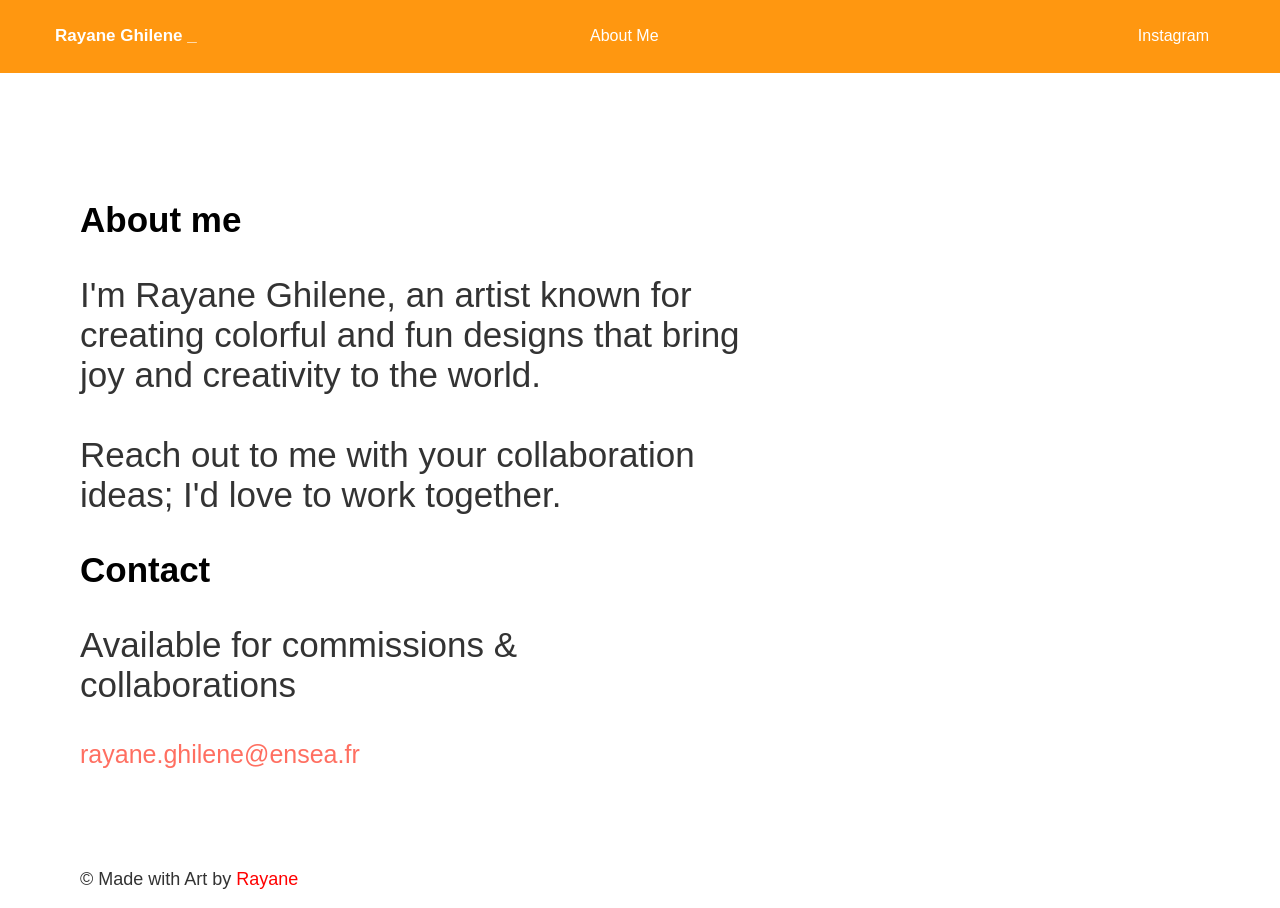
<file: Aboutme.html>
<!DOCTYPE html>
<html lang="en"> 
    <head>
        <meta charset="UTF-8">
        <meta name="viewport" content="width=device-width, initial-scale=1.0">
        <title>About me</title>
        <link rel="stylesheet" href="Mypage.css">
    </head>
    <body>
        <header>
            <h1><a href="index.html">Rayane Ghilene _</a></h1>
    
            <button onclick="window.location.href = 'Aboutme.html'">About Me</button>

            <button onclick="window.open('https://www.instagram.com/rayaneghilen/', '_blank')">Instagram</button>
        </header>

        <main style=" text-align: left; 
        margin-top: 200px;
        margin-left: 80px;
        margin-right: 500px;">
            <h3 style="font-size: 35px;">About me</h3>
            <p style="font-size: 35px;">
            
            I'm Rayane Ghilene, an artist known 
            for creating colorful and fun designs 
            that bring joy and creativity to the world.
            <br/><br/> Reach out to me with your collaboration ideas;
            I'd love to work together.

            <h3 style="font-size: 35px;">Contact</h3>
            <p style="font-size: 35px;">Available for commissions & <br/>collaborations</p>
            <p><a href="mailto:rayane.ghilene@ensea.fr" style="color: #ff6f61; 
            text-decoration: none; font-size: 25px; ">rayane.ghilene@ensea.fr</a> 
             <br/></p>

        </main>
        <footer style = "margin-top: 100px; margin-left: 80px;">
            <p> © Made with Art by <span class="colored-word">Rayane</span></p>
        </footer>
</body>
</html>
</file>
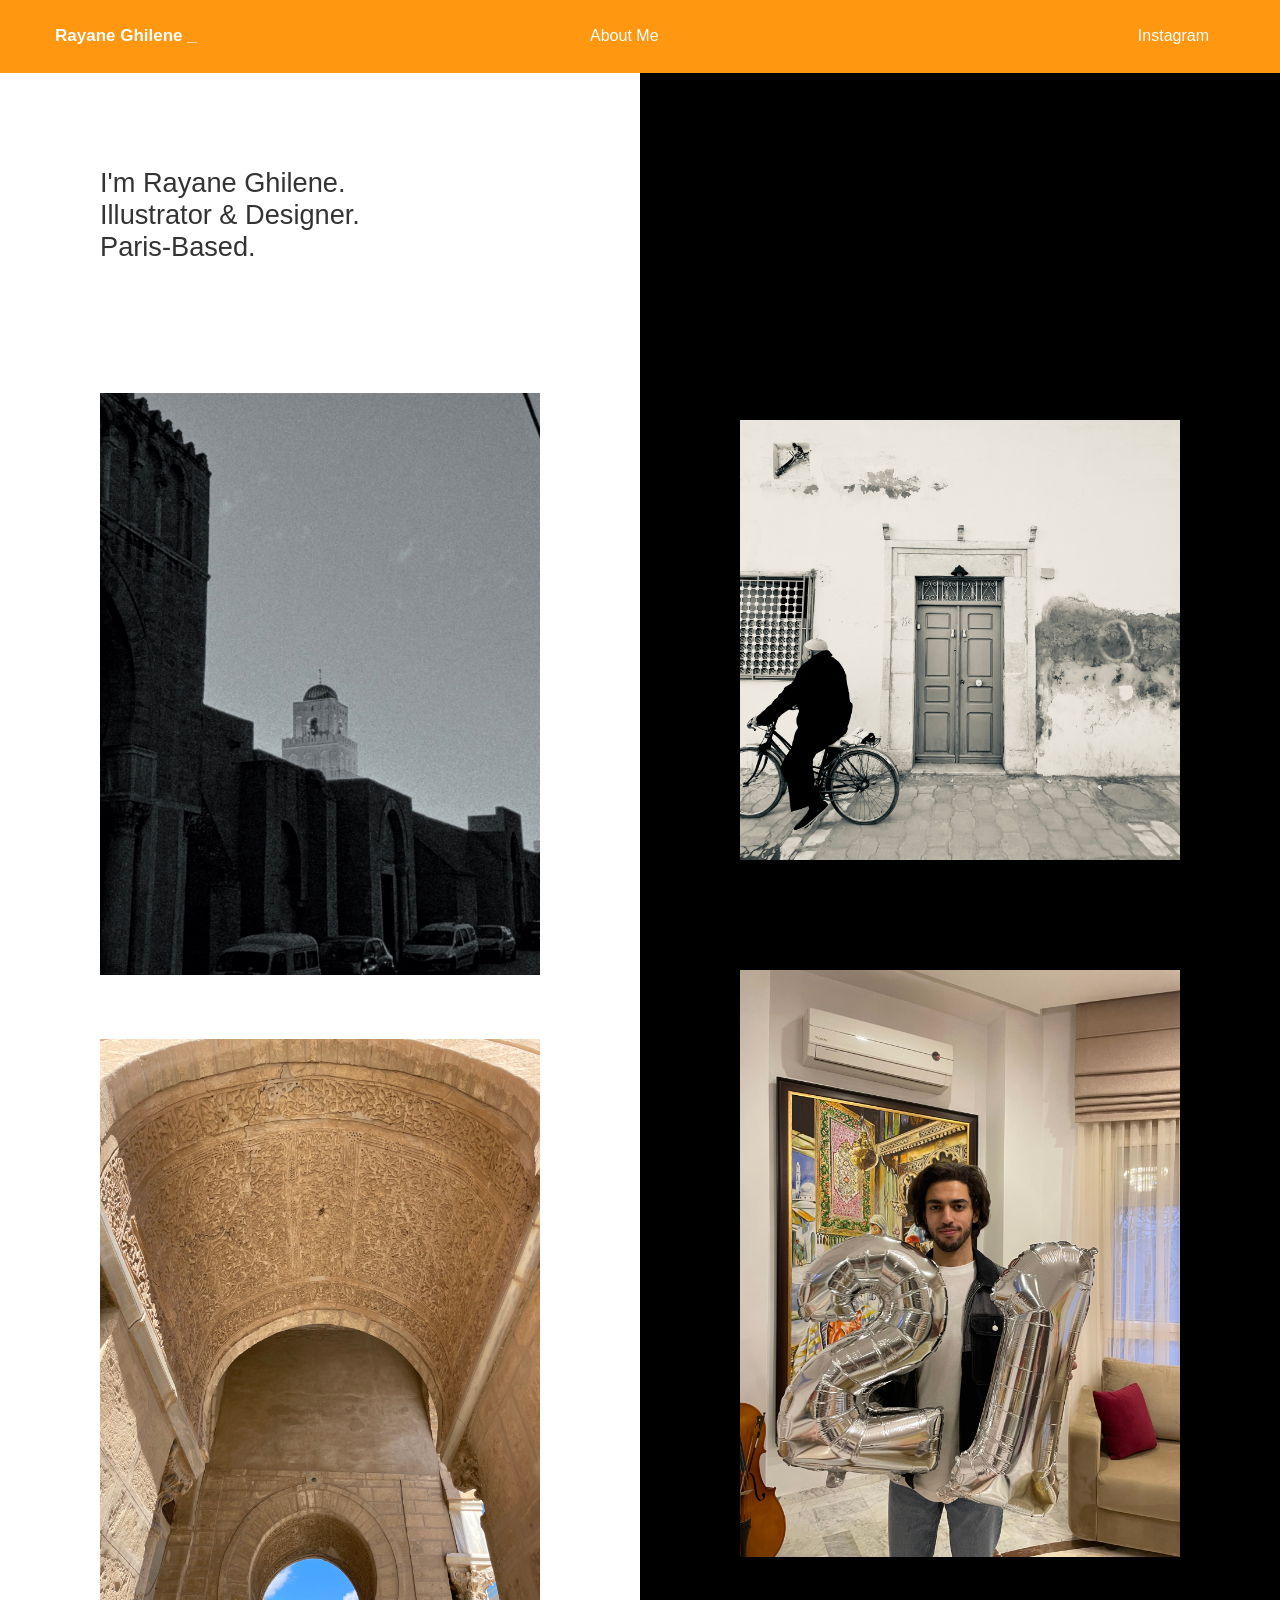
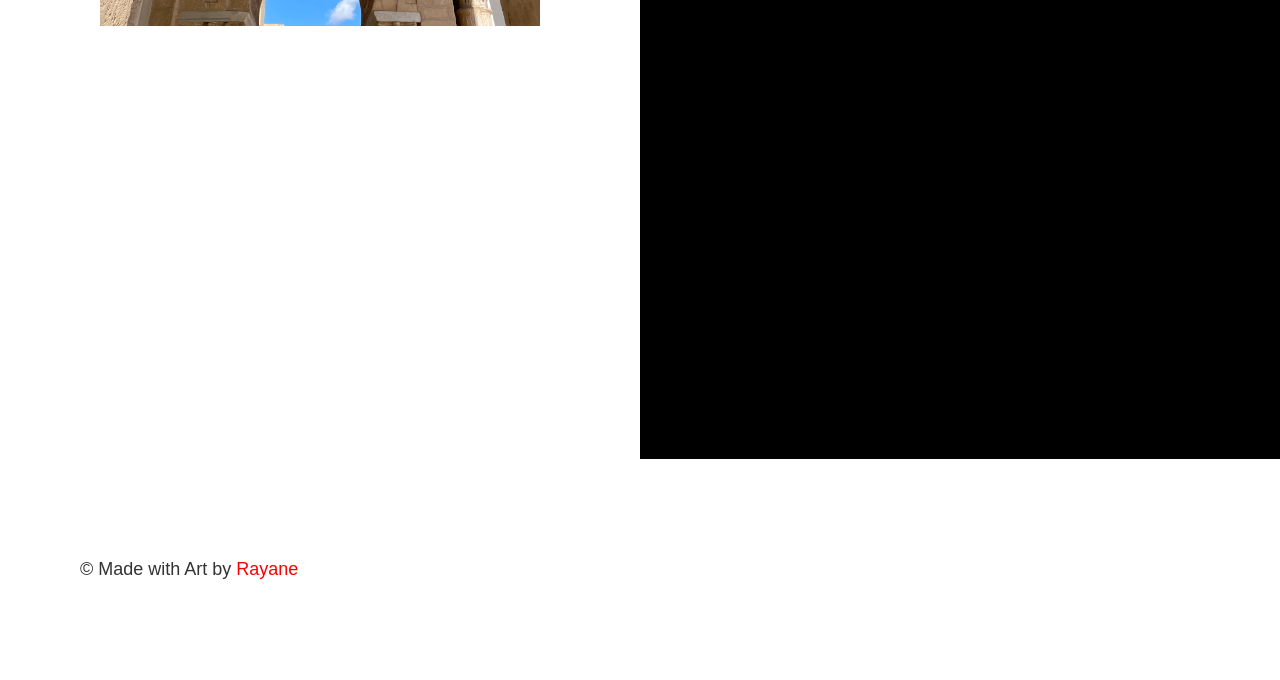
<file: MyPage.html>
<!DOCTYPE html>
<html lang="en">
<head>
    <meta charset="UTF-8">
    <meta name="viewport" content="width=device-width, initial-scale=1.0">
    <title>Rayane the Kangaroo</title>
    <link rel="stylesheet" href="Mypage.css">
</head>
<body>
    <header>
        <h1><a href="Mypage.html">Rayane Ghilene _</a></h1>
        <button onclick="window.location.href = 'Aboutme.html'">About Me</button>

        <!-- <button onclick="showContent('education')">Education</button>-->
        <button onclick="window.open('https://www.instagram.com/rayaneghilen/', '_blank')">Instagram</button>

    </header>
    <main>
        <div class="split-container">
            <div class="left-part">
                
                <p>I'm Rayane Ghilene. 
                    <br/> Illustrator & Designer.
                     
                    <br/> Paris-Based.</p>
                <style> p{margin-bottom: 100px; } </style>


                <div class="image-container">
                    <a href="page1.html">
                        <img src="okba.jpg" alt="Image 1">
                        <span class="image-title" style="font-size: 35px;">Mosquée Okba <br/>Ibn Nafaa</span>
                    </a>
                </div>

                <div class="image-container">

                    <a href="page2.html">
                        <img src="IMG_0638.jpg" alt="Image 2">
                        <span class="image-title" style="font-size: 35px;">Arab Architecture <br/> details</span>
                    </a>
                </div>
                <iframe width="560" height="315" src="https://www.youtube.com/embed/U8BdfqEEnn8?si=sUEJBAyFIhJjllaj" frameborder="0" allowfullscreen></iframe> 
            </div>
            

            
            
            <div class="right-part">
                <div class="image-container">
                    <a href="page3.html">
                        <img src="IMG_0675.jpg" alt="Image 1">
                        <span class="image-title" style="font-size: 35px;">Kairouan <br/>Medina </span>
                    </a>
                </div>
                <div class="image-container">
                    <a href="page4.html">
                        <img src="IMG_0262.jpg" alt="Image">
                        <span class="image-title" style="font-size: 35px;">21 Birthday</span>

                    </a>
                </div>

            </div>
        </div>


    </main>
    <footer style = "margin-top: 100px; margin-left: 80px;">
        <p> © Made with Art by <span class="colored-word">Rayane</span></p>
    </footer>
    <script src="scripts.js"></script>
</body>
</html>
</file>
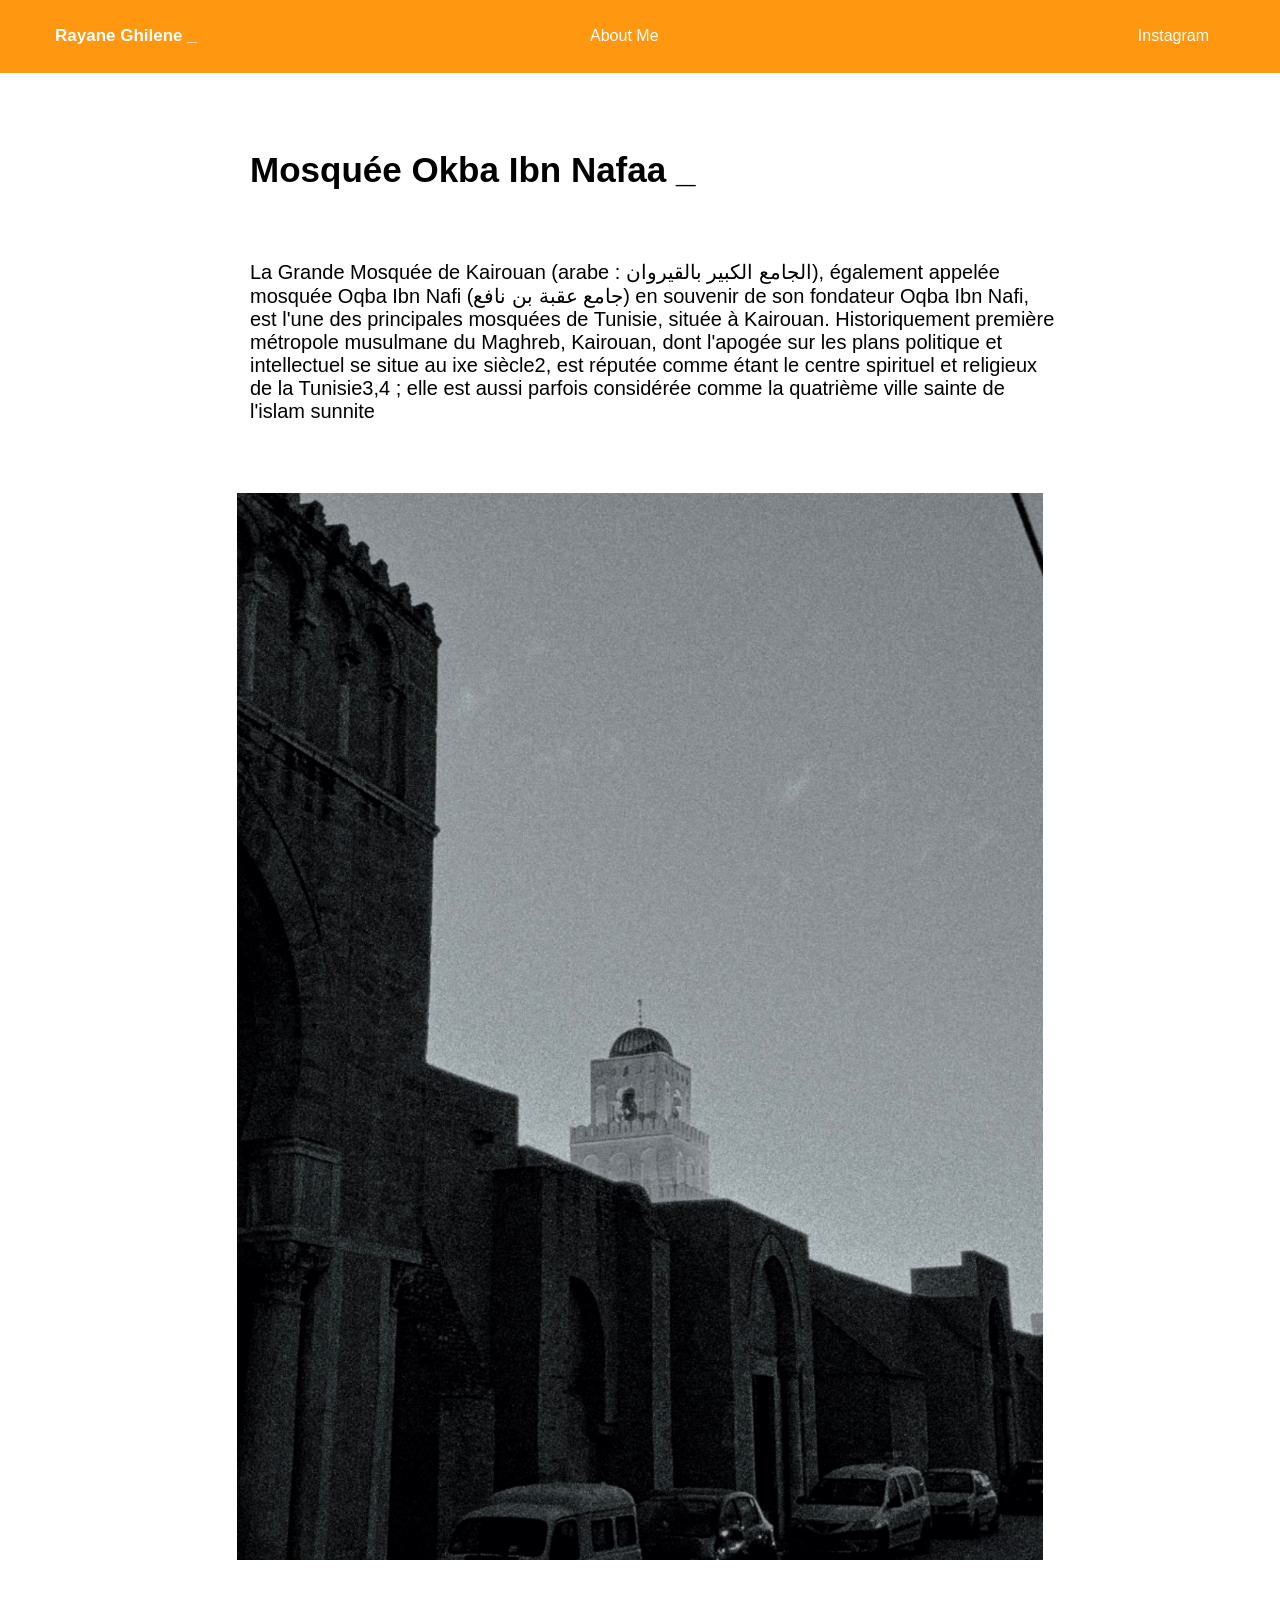
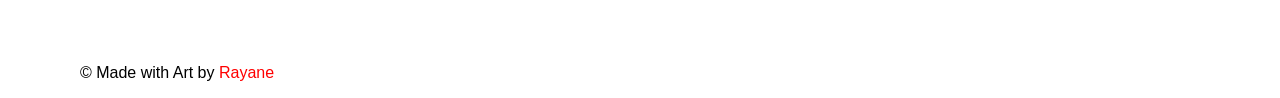
<file: page1.html>
<!DOCTYPE html>
<html lang="en"> 
    <head>
        <meta charset="UTF-8">
        <meta name="viewport" content="width=device-width, initial-scale=1.0">
        <title>Rayane the Kangaroo</title>
        <link rel="stylesheet" href="Page1.css">
    </head>
    <body>
        <header>
            <h1><a href="index.html">Rayane Ghilene _</a></h1>
    
            <button onclick="window.location.href = 'Aboutme.html'">About Me</button>

            <button onclick="window.open('https://www.instagram.com/rayaneghilen/', '_blank')">Instagram</button>
        </header>
        <main>
            <h2> Mosquée Okba Ibn Nafaa _ </h2>
            <p style=" 
            font-size: 20px; 
            text-align: left; 
            margin-top: 1px;
            max-width: 63%; 
            margin-left: 250px;
            margin-bottom: 70px;">

            La Grande Mosquée de Kairouan (arabe : الجامع الكبير بالقيروان), 
            également appelée mosquée Oqba Ibn Nafi (جامع عقبة بن نافع) 
            en souvenir de son fondateur Oqba Ibn Nafi, est l'une des principales 
            mosquées de Tunisie, située à Kairouan. Historiquement première métropole 
            musulmane du Maghreb, Kairouan, dont l'apogée sur les plans politique et 
            intellectuel se situe au ixe siècle2, est réputée comme étant le centre spirituel 
            et religieux de la Tunisie3,4 ; elle est aussi parfois considérée comme la quatrième 
            ville sainte de l'islam sunnite</p>
            
            <img src="okba.jpg" alt="Image 1" style="max-width: 63%; height: auto;">

            
        </main>
        <footer style = "margin-top: 100px; margin-left: 80px;">
            <p style="text-align: left;"> © Made with Art by <span class="colored-word">Rayane</span></p>
        </footer>
    </body>
</html>
</file>
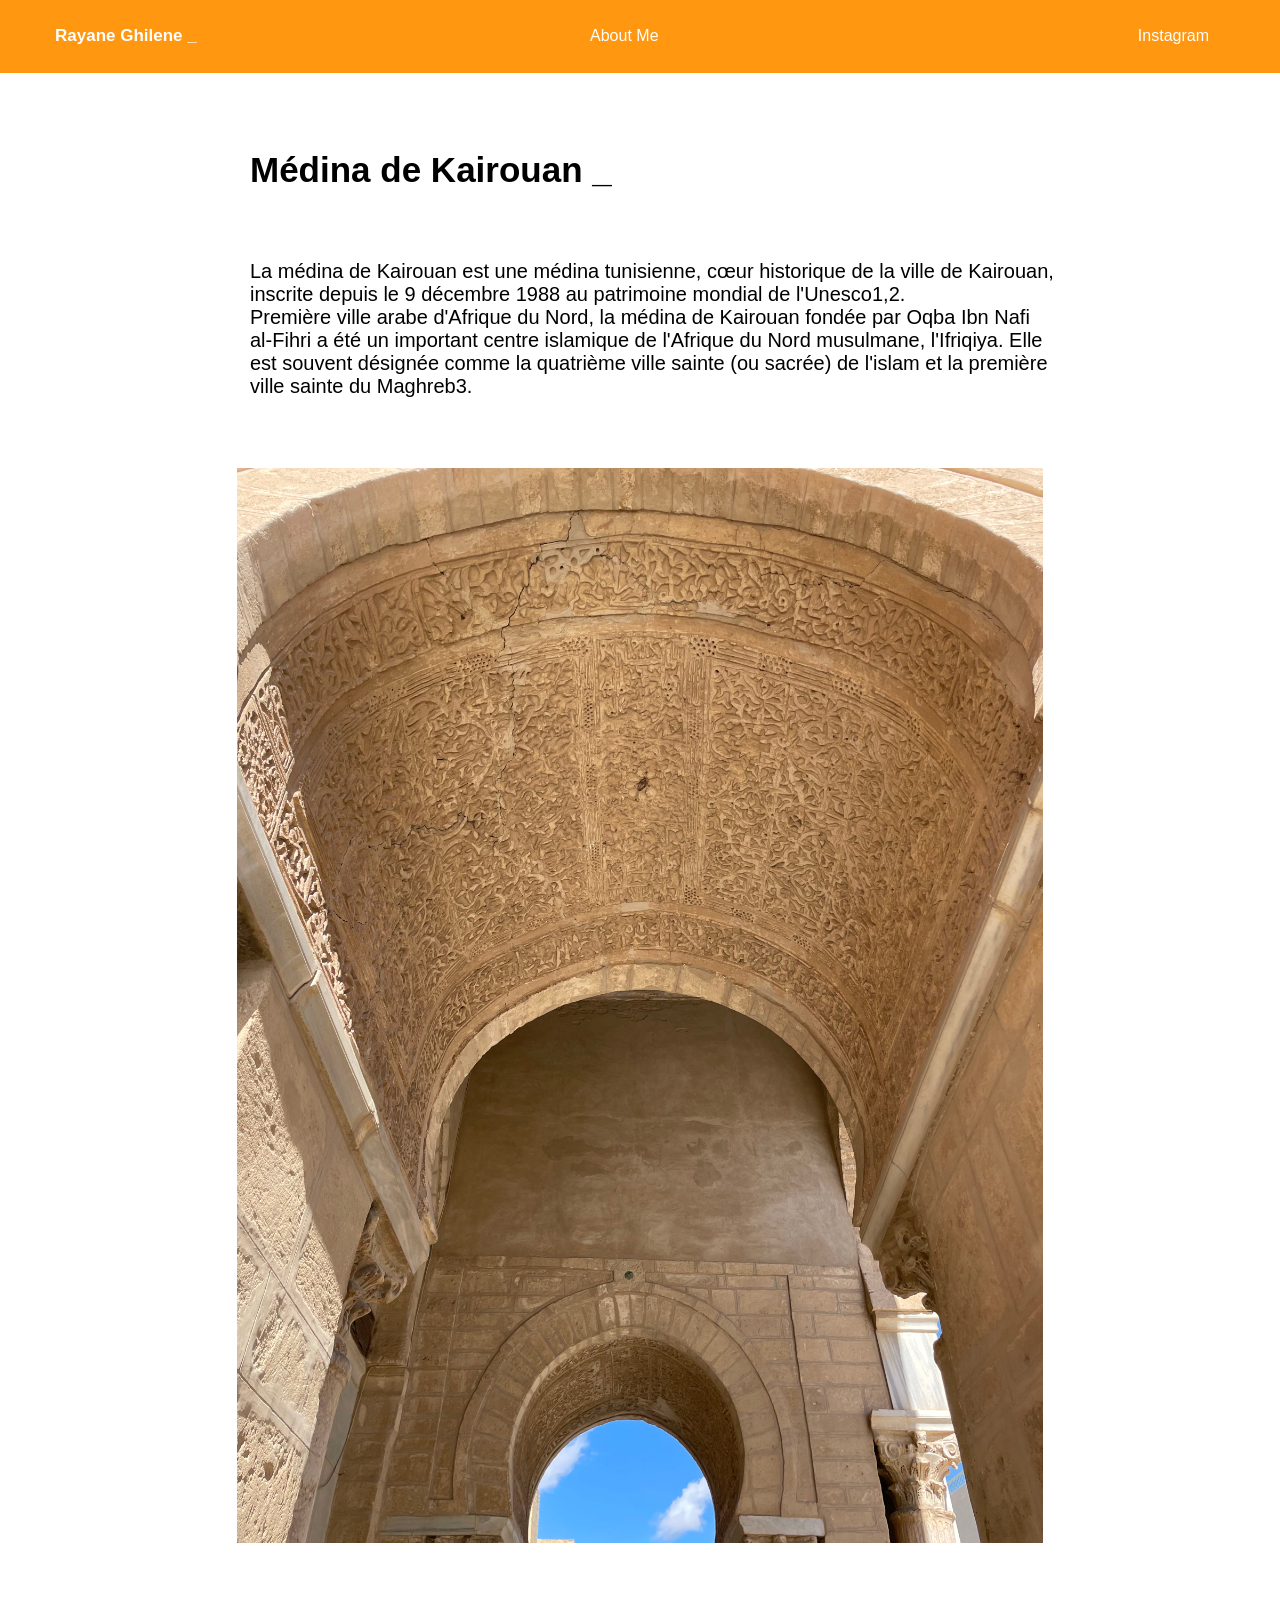
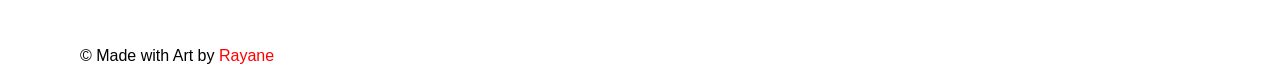
<file: page2.html>
<!DOCTYPE html>
<html lang="en"> 
    <head>
        <meta charset="UTF-8">
        <meta name="viewport" content="width=device-width, initial-scale=1.0">
        <title>Rayane the Kangaroo</title>
        <link rel="stylesheet" href="Page2.css">
    </head>
    <body>
        <header>
            <h1><a href="index.html">Rayane Ghilene _</a></h1>
    
            <button onclick="window.location.href = 'Aboutme.html'">About Me</button>

            <button onclick="window.open('https://www.instagram.com/rayaneghilen/', '_blank')">Instagram</button>
        </header>
        <main>
            <h2> Médina de Kairouan _ </h2>
            <p style=" 
            font-size: 20px; 
            text-align: left; 
            margin-top: 1px;
            max-width: 63%; 
            margin-left: 250px;
            margin-bottom: 70px;">

            La médina de Kairouan est une médina tunisienne, 
            cœur historique de la ville de Kairouan, 
            inscrite depuis le 9 décembre 1988 
            au patrimoine mondial de l'Unesco1,2.
            <br/>
            Première ville arabe d'Afrique du Nord, 
            la médina de Kairouan fondée par Oqba Ibn Nafi al-Fihri 
            a été un important centre islamique de l'Afrique du Nord musulmane, 
            l'Ifriqiya. Elle est souvent désignée comme la quatrième ville sainte 
            (ou sacrée) de l'islam et la première ville sainte du Maghreb3.</p>
            
            <img src="IMG_0638.jpg" alt="Image 1" style="max-width: 63%; height: auto;">

            
        </main>
        <footer style = "margin-top: 100px; margin-left: 80px;">
            <p style="text-align: left;"> © Made with Art by <span class="colored-word">Rayane</span></p>
        </footer>
    </body>
</html>
</file>
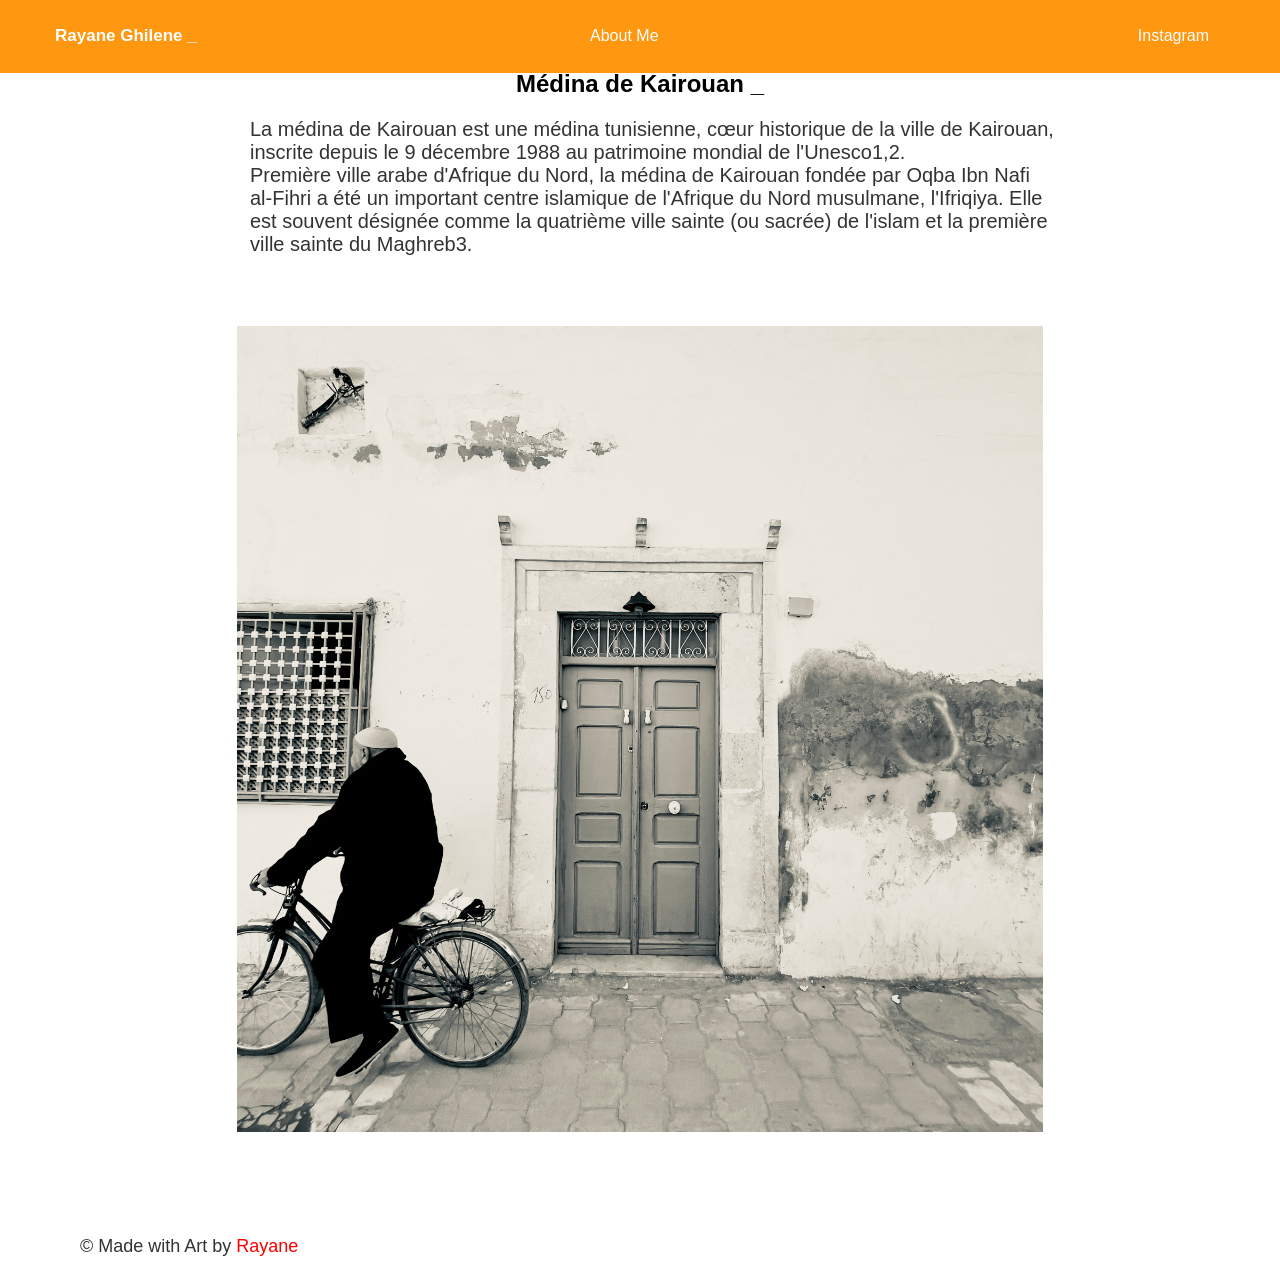
<file: page3.html>
<!DOCTYPE html>
<html lang="en"> 
    <head>
        <meta charset="UTF-8">
        <meta name="viewport" content="width=device-width, initial-scale=1.0">
        <title>Rayane the Kangaroo</title>
        <link rel="stylesheet" href="Mypage.css">
    </head>
    <body>
        <header>
            <h1><a href="index.html">Rayane Ghilene _</a></h1>
    
            <button onclick="window.location.href = 'Aboutme.html'">About Me</button>

            <button onclick="window.open('https://www.instagram.com/rayaneghilen/', '_blank')">Instagram</button>
        </header>
        <main>
            <h2> Médina de Kairouan _ </h2>
            <p style=" 
            font-size: 20px; 
            text-align: left; 
            margin-top: 1px;
            max-width: 63%; 
            margin-left: 250px;
            margin-bottom: 70px;">

            La médina de Kairouan est une médina tunisienne, 
            cœur historique de la ville de Kairouan, 
            inscrite depuis le 9 décembre 1988 
            au patrimoine mondial de l'Unesco1,2.
            <br/>
            Première ville arabe d'Afrique du Nord, 
            la médina de Kairouan fondée par Oqba Ibn Nafi al-Fihri 
            a été un important centre islamique de l'Afrique du Nord musulmane, 
            l'Ifriqiya. Elle est souvent désignée comme la quatrième ville sainte 
            (ou sacrée) de l'islam et la première ville sainte du Maghreb3.</p>
            
            <img src="IMG_0675.jpg" alt="Image 1" style="max-width: 63%; height: auto;">

            
        </main>
        <footer style = "margin-top: 100px; margin-left: 80px;">
            <p style="text-align: left;"> © Made with Art by <span class="colored-word">Rayane</span></p>
        </footer>
    </body>
</html>
</file>
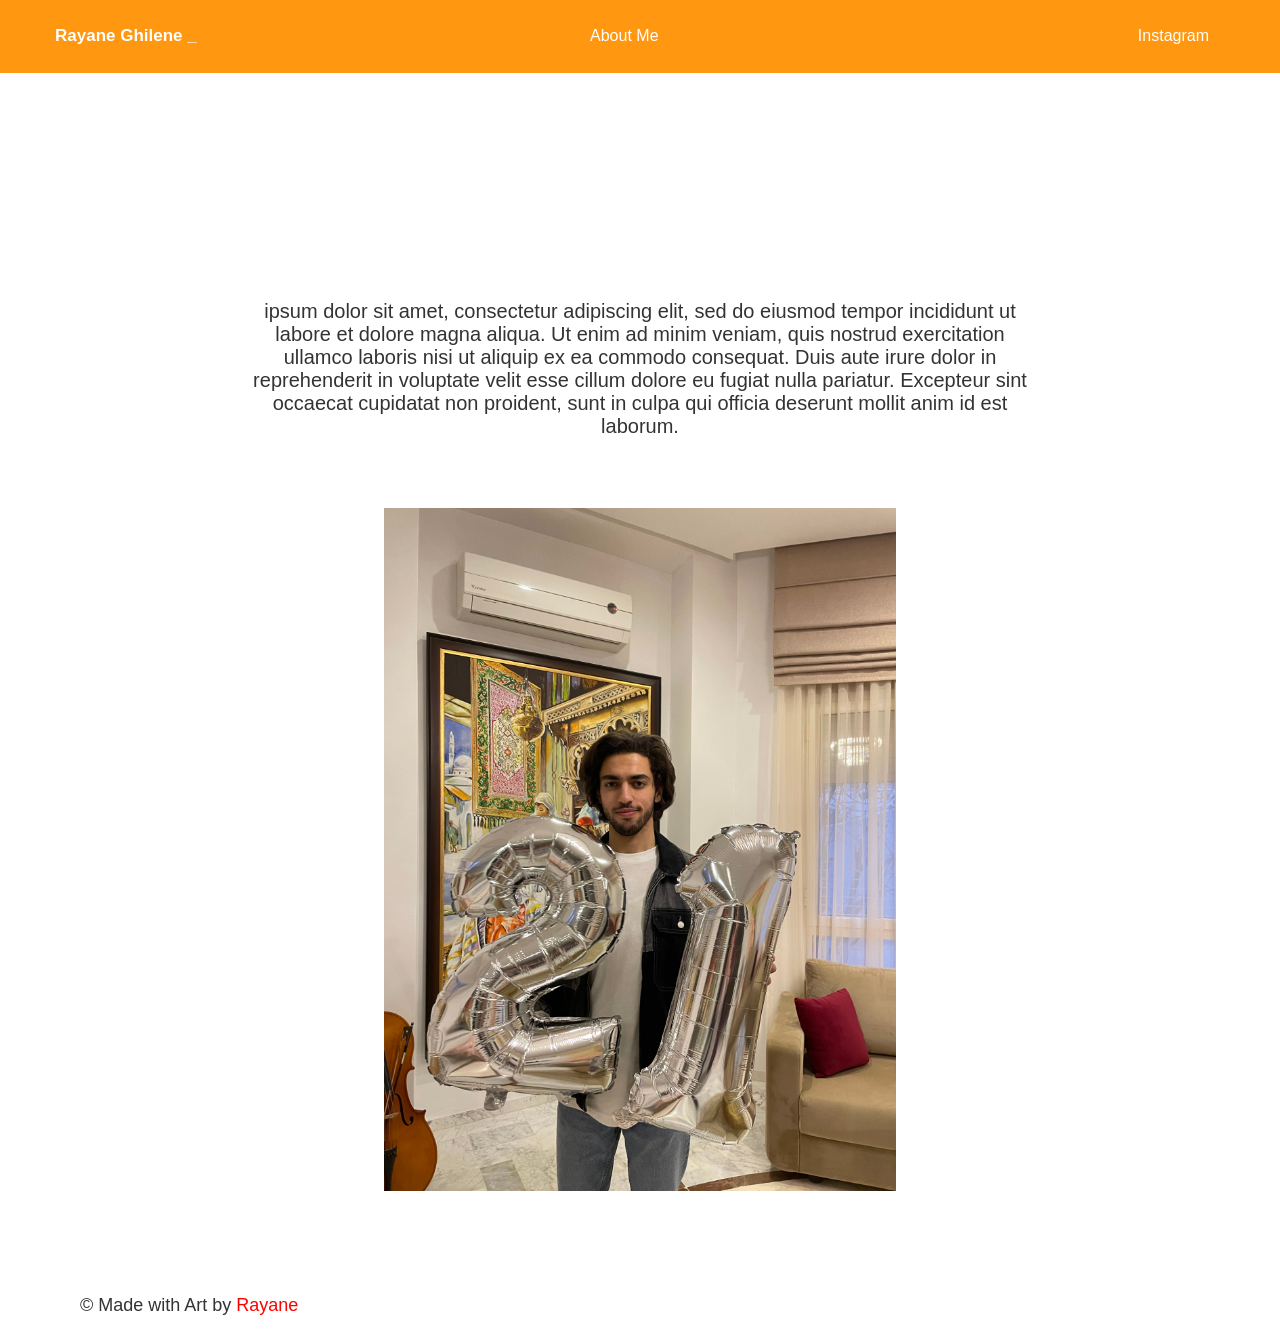
<file: page4.html>
<!DOCTYPE html>
<html lang="en"> 
    <head>
        <meta charset="UTF-8">
        <meta name="viewport" content="width=device-width, initial-scale=1.0">
        <title>Rayane the Kangaroo</title>
        <link rel="stylesheet" href="Mypage.css">
    </head>
    <body>
        <header>
            <h1><a href="index.html">Rayane Ghilene _</a></h1>
    
            <button onclick="window.location.href = 'Aboutme.html'">About Me</button>

            <button onclick="window.open('https://www.instagram.com/rayaneghilen/', '_blank')">Instagram</button>
        </header>
        <main>
            <p style="font-size: 20px; text-align: center; 
            margin-top: 300px;
            margin-left: 250px;
            margin-right: 250px;
            margin-bottom: 70px;">


                    
                ipsum dolor sit amet, 
                consectetur adipiscing elit, sed do eiusmod tempor incididunt 
                ut labore et dolore magna aliqua. Ut enim ad minim veniam, 
                quis nostrud exercitation ullamco laboris nisi ut aliquip ex 
                ea commodo consequat. Duis aute irure dolor in reprehenderit 
                in voluptate velit esse cillum dolore eu fugiat nulla pariatur. 
                Excepteur sint occaecat cupidatat non proident, 
                sunt in culpa qui officia deserunt mollit anim id est laborum.</p>
            <img src="IMG_0262.jpg" alt="Image 1" style="max-width: 40%; height: auto;">

            
        </main>
        <footer style = "margin-top: 100px; margin-left: 80px;">
            <p> © Made with Art by <span class="colored-word">Rayane</span></p>
        </footer>
    </body>
</html>
</file>
<file: Mypage.css>
body {
    font-family: Arial, sans-serif;
    background-size: cover;
    background-attachment: fixed;
    text-align: center;
    margin: 0;
    padding: 0;
    margin-top: 70px;
}

header {
    background-color: #ff9710;
    padding: 15px;
    color: white;
    display: flex;
    justify-content: space-between;
    align-items: center;
    position: fixed;
    top: 0;
    width: 100%;
    z-index: 100;
}

header button {
    background-color: transparent;
    border: none;
    color: white;
    cursor: pointer;
    font-size: 16px;
    margin-right: 80px;
}

h1 {
    color: #ffffff;
    text-align: left;
    font-size: 17px;
    margin-left: 40px;
}

h1 a {
    color: white;
    text-decoration: none;
}

.button-container {
    display: flex;
    gap: 10px;
}

p {
    color: #333;
    font-size: 18px;
    text-align: left;
}

.split-container {
    display: flex;
    justify-content: right; /* Center both parts horizontally */
    border: 0px solid #ddd; /* Add a border to separate the two parts */
    padding: 0px;
}

.left-part,
.right-part {
    flex: 1;
    padding: 70px;
    text-align: left;
    overflow: hidden;
}

.left-part {
    background-color: #fff;
    position: relative;
    /* Remove display and align-items properties */
    flex-direction: column;
    margin-bottom: 10px;
}

.left-part p {
    text-align: left; /* Align the text to the left */
    font-size: 170%;
    margin-left: 30px; /* Reset margin to align text with image */
}

.left-part img {
    display: block;
    margin: 0; /* Reset margin to align text with image */
    max-width: 100%;
}

.right-part img:first-child {
    margin-top: 250px;
}

.right-part {
    position: relative;
    background-color: black;
    display: flex;
    flex-direction: column;
    align-items: center;
}

.right-part img {
    display: block;
    margin: 0;
    max-width: 100%;
    margin-bottom: -200px;
}

.image-container {
    position: relative;
    display: inline-block;
    margin: 30px;
}

/* Style for the image titles */
.image-title {
    position: absolute;
    bottom: 0;
    left: 0;
    width: 100%;
    background-color: transparent;
    color: white;
    padding: 5px;
    text-align: left;
    font-size: 135px; /* Corrected font size property */
    display: none;
}

/* Hover effect: darken the image and display the title */
.image-container:hover img {
    filter: brightness(50%);
}

.image-container:hover .image-title {
    display: block;
}

.colored-word {
    color: red;
    /* You can also apply other styles as needed */
}
</file>
<file: Page1.css>
body {
    font-family: Arial, sans-serif;
    background-size: cover;
    background-attachment: fixed;
    text-align: center;
    margin: 0;
    padding: 0;
    margin-top: 70px;
}

header {
    background-color: #ff9710;
    padding: 15px;
    color: white;
    display: flex;
    justify-content: space-between;
    align-items: center;
    position: fixed;
    top: 0;
    width: 100%;
    z-index: 100;
}

header button {
    background-color: transparent;
    border: none;
    color: white;
    cursor: pointer;
    font-size: 16px;
    margin-right: 80px;
}

h1 {
    color: #ffffff;
    text-align: left;
    font-size: 17px;
    margin-left: 40px;
}

h1 a {
    color: white;
    text-decoration: none;
}

.button-container {
    display: flex;
    gap: 10px;
}

h2{
    color: #000000;
    text-align: left;
    font-size: 35px;
    margin-top: 150px;
    margin-left: 250px;
    margin-right: 250px;
    margin-bottom: 70px;
}


.colored-word {
    color: red;
    /* You can also apply other styles as needed */
}
</file>
<file: Page2.css>
body {
    font-family: Arial, sans-serif;
    background-size: cover;
    background-attachment: fixed;
    text-align: center;
    margin: 0;
    padding: 0;
    margin-top: 70px;
}

header {
    background-color: #ff9710;
    padding: 15px;
    color: white;
    display: flex;
    justify-content: space-between;
    align-items: center;
    position: fixed;
    top: 0;
    width: 100%;
    z-index: 100;
}

header button {
    background-color: transparent;
    border: none;
    color: white;
    cursor: pointer;
    font-size: 16px;
    margin-right: 80px;
}

h1 {
    color: #ffffff;
    text-align: left;
    font-size: 17px;
    margin-left: 40px;
}

h1 a {
    color: white;
    text-decoration: none;
}

.button-container {
    display: flex;
    gap: 10px;
}

h2{
    color: #000000;
    text-align: left;
    font-size: 35px;
    margin-top: 150px;
    margin-left: 250px;
    margin-right: 250px;
    margin-bottom: 70px;
}


.colored-word {
    color: red;
    /* You can also apply other styles as needed */
}
</file>
